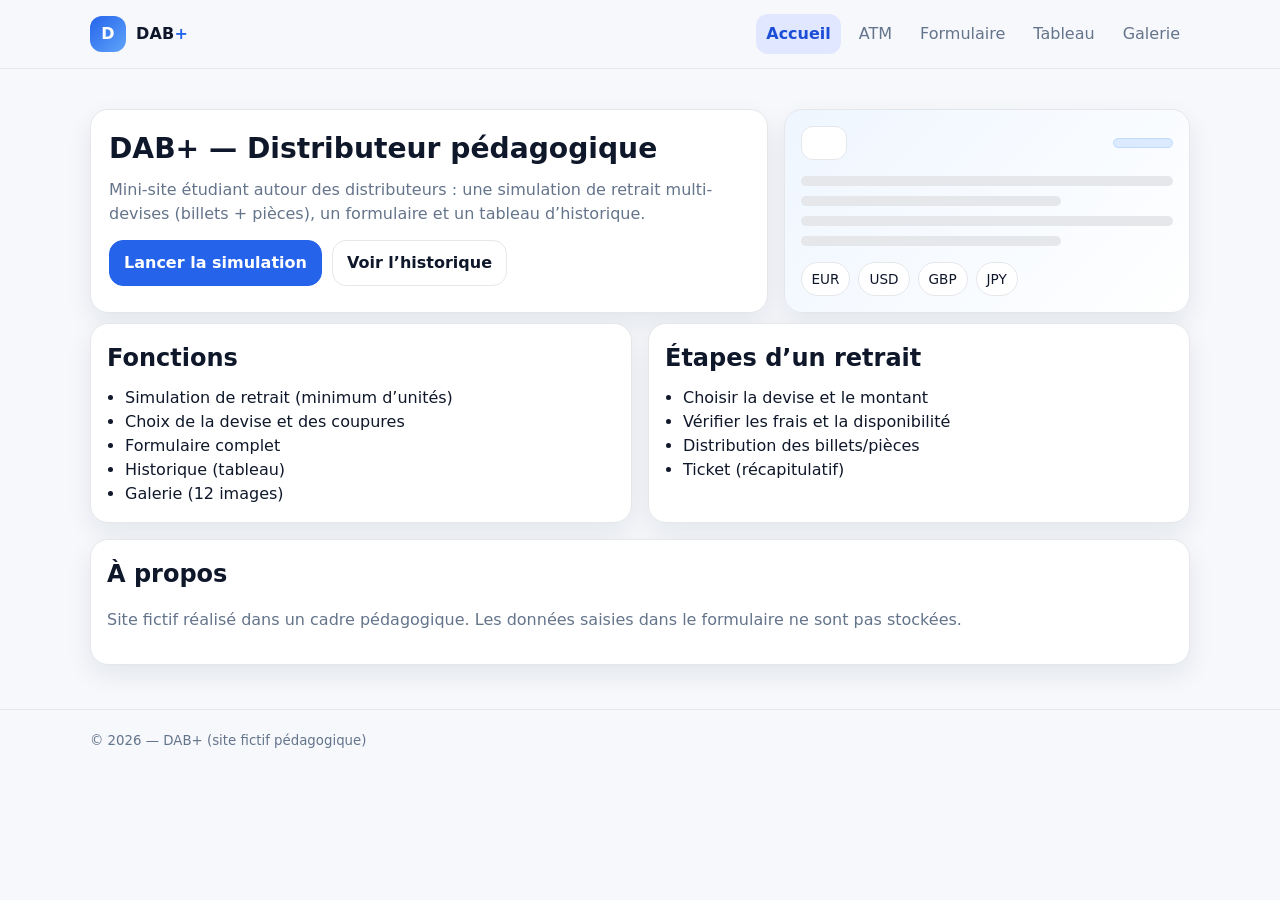
<file: index.html>
<!doctype html>
<html lang="fr">
<head>
  <meta charset="utf-8" />
  <meta name="viewport" content="width=device-width, initial-scale=1" />
  <title>DAB+ — Accueil</title>
  <meta name="description" content="DAB+ : mini-site étudiant sur les distributeurs automatiques de billets, avec simulation de retrait multi-devises." />
  <link rel="stylesheet" href="assets/css/style.css" />
  <script defer src="assets/js/main.js"></script>
</head>

<body>
<header class="site-header">
  <div class="container">
    <nav class="nav" aria-label="Navigation principale">
      <a class="logo" href="index.html" aria-label="Retour à l'accueil">
        <span class="logo-mark">D</span>
        <span class="logo-text">DAB<span class="logo-plus">+</span></span>
      </a>

      <button class="nav-toggle" type="button" aria-expanded="false" aria-controls="navlinks">
        <span class="nav-toggle-bars" aria-hidden="true"></span>
        <span class="sr-only">Ouvrir le menu</span>
      </button>

      <div id="navlinks" class="nav-links">
        <a href="index.html" aria-current="page">Accueil</a>
        <a href="atm.html">ATM</a>
        <a href="formulaire.html">Formulaire</a>
        <a href="tableau.html">Tableau</a>
        <a href="galerie.html">Galerie</a>
      </div>
    </nav>
  </div>
</header>

<main class="container">
  <section class="hero">
    <div class="hero-content">
      <h1>DAB+ — Distributeur pédagogique</h1>
      <p>
        Mini-site étudiant autour des distributeurs : une simulation de retrait multi-devises (billets + pièces),
        un formulaire et un tableau d’historique.
      </p>
      <div class="hero-actions">
        <a class="btn primary" href="atm.html">Lancer la simulation</a>
        <a class="btn" href="tableau.html">Voir l’historique</a>
      </div>
    </div>

    <div class="hero-card" aria-hidden="true">
      <div class="hero-card-top">
        <div class="chip"></div>
        <div class="signal"></div>
      </div>
      <div class="hero-card-body">
        <div class="hero-card-line"></div>
        <div class="hero-card-line short"></div>
        <div class="hero-card-line"></div>
        <div class="hero-card-line short"></div>
      </div>
      <div class="hero-card-bottom">
        <span class="pill">EUR</span>
        <span class="pill">USD</span>
        <span class="pill">GBP</span>
        <span class="pill">JPY</span>
      </div>
    </div>
  </section>

  <section class="grid">
    <article class="card col-6">
      <h2>Fonctions</h2>
      <ul class="list">
        <li>Simulation de retrait (minimum d’unités)</li>
        <li>Choix de la devise et des coupures</li>
        <li>Formulaire complet</li>
        <li>Historique (tableau)</li>
        <li>Galerie (12 images)</li>
      </ul>
    </article>

    <article class="card col-6">
      <h2>Étapes d’un retrait</h2>
      <ul class="list">
        <li>Choisir la devise et le montant</li>
        <li>Vérifier les frais et la disponibilité</li>
        <li>Distribution des billets/pièces</li>
        <li>Ticket (récapitulatif)</li>
      </ul>
    </article>

    <article class="card col-12">
      <h2>À propos</h2>
      <p class="muted">
        Site fictif réalisé dans un cadre pédagogique. Les données saisies dans le formulaire ne sont pas stockées.
      </p>
    </article>
  </section>
</main>

<footer class="site-footer">
  <div class="container">
    <small>© 2026 — DAB+ (site fictif pédagogique)</small>
  </div>
</footer>
</body>
</html>
</file>
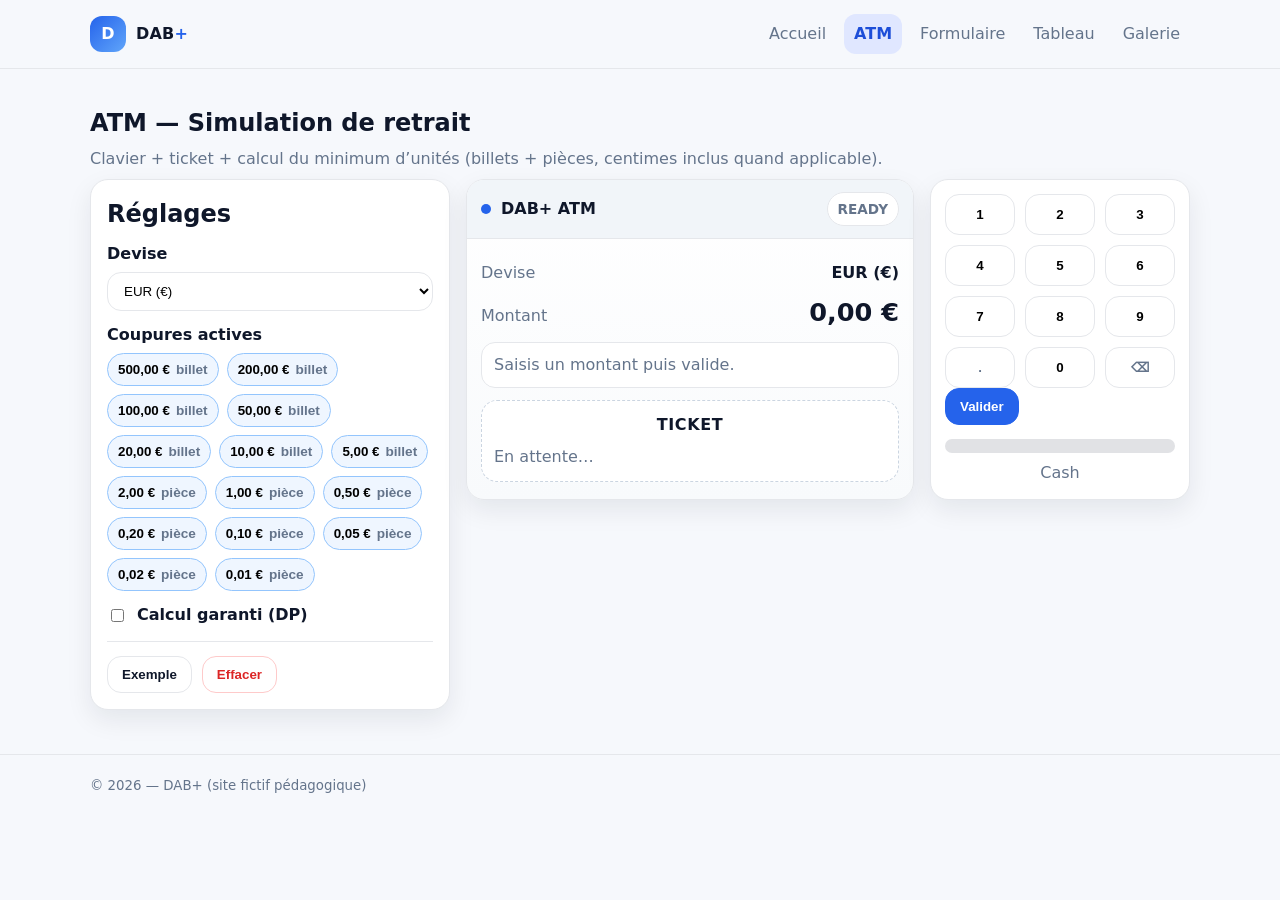
<file: atm.html>
<!doctype html>
<html lang="fr">
<head>
  <meta charset="utf-8" />
  <meta name="viewport" content="width=device-width, initial-scale=1" />
  <title>DAB+ — ATM</title>
  <meta name="description" content="Simulation ATM : calcul du minimum de billets/pièces selon la devise et les coupures." />
  <link rel="stylesheet" href="assets/css/style.css" />
  <script defer src="assets/js/main.js"></script>
</head>

<body>
<header class="site-header">
  <div class="container">
    <nav class="nav" aria-label="Navigation principale">
      <a class="logo" href="index.html" aria-label="Retour à l'accueil">
        <span class="logo-mark">D</span>
        <span class="logo-text">DAB<span class="logo-plus">+</span></span>
      </a>

      <button class="nav-toggle" type="button" aria-expanded="false" aria-controls="navlinks">
        <span class="nav-toggle-bars" aria-hidden="true"></span>
        <span class="sr-only">Ouvrir le menu</span>
      </button>

      <div id="navlinks" class="nav-links">
        <a href="index.html">Accueil</a>
        <a href="atm.html" aria-current="page">ATM</a>
        <a href="formulaire.html">Formulaire</a>
        <a href="tableau.html">Tableau</a>
        <a href="galerie.html">Galerie</a>
      </div>
    </nav>
  </div>
</header>

<main class="container">
  <section class="page-title">
    <h1>ATM — Simulation de retrait</h1>
    <p class="muted">Clavier + ticket + calcul du minimum d’unités (billets + pièces, centimes inclus quand applicable).</p>
  </section>

  <section class="atm-layout" aria-label="Simulation ATM">
    <aside class="card">
      <h2>Réglages</h2>

      <div class="field">
        <label for="atmCurrency">Devise</label>
        <select id="atmCurrency" name="atmCurrency">
          <option value="EUR" selected>EUR (€)</option>
          <option value="USD">USD ($)</option>
          <option value="GBP">GBP (£)</option>
          <option value="JPY">JPY (¥)</option>
        </select>
      </div>

      <div class="field">
        <label>Coupures actives</label>
        <div id="denomsChips" class="chips" aria-label="Coupures actives"></div>
      </div>

      <div class="checkline">
        <input id="atmForceDP" type="checkbox" />
        <label for="atmForceDP">Calcul garanti (DP)</label>
      </div>

      <div class="divider"></div>

      <div class="row">
        <button class="btn" type="button" id="btnExample">Exemple</button>
        <button class="btn danger" type="button" id="btnClear">Effacer</button>
      </div>
    </aside>

    <section class="atm-device" aria-label="ATM">
      <div class="atm-screen" role="region" aria-label="Écran">
        <div class="atm-top">
          <div class="atm-brand">
            <span class="dot" aria-hidden="true"></span>
            <span>DAB+ ATM</span>
          </div>
          <span id="atmStatus" class="status">READY</span>
        </div>

        <div class="atm-body">
          <div class="atm-row">
            <span class="muted">Devise</span>
            <strong id="screenCurrency">EUR (€)</strong>
          </div>

          <div class="atm-row">
            <span class="muted">Montant</span>
            <strong id="screenAmount" class="amount">0,00</strong>
          </div>

          <div id="screenHint" class="hint">
            Saisis un montant puis valide.
          </div>

          <div id="atmReceipt" class="receipt" aria-live="polite">
            <div class="receipt-title">TICKET</div>
            <div class="receipt-text muted">En attente…</div>
          </div>
        </div>
      </div>

      <div class="atm-controls">
        <div class="keypad" aria-label="Clavier">
          <button class="key" data-key="1" type="button">1</button>
          <button class="key" data-key="2" type="button">2</button>
          <button class="key" data-key="3" type="button">3</button>
          <button class="key" data-key="4" type="button">4</button>
          <button class="key" data-key="5" type="button">5</button>
          <button class="key" data-key="6" type="button">6</button>
          <button class="key" data-key="7" type="button">7</button>
          <button class="key" data-key="8" type="button">8</button>
          <button class="key" data-key="9" type="button">9</button>
          <button class="key fn" data-key="dot" type="button">.</button>
          <button class="key" data-key="0" type="button">0</button>
          <button class="key fn" data-key="back" type="button">⌫</button>
        </div>

        <div class="row">
          <button class="btn primary" id="btnEnter" type="button">Valider</button>
        </div>

        <div class="slot" aria-label="Fente de distribution">
          <div class="slot-bar"></div>
          <span class="muted">Cash</span>
        </div>
      </div>
    </section>
  </section>
</main>

<footer class="site-footer">
  <div class="container">
    <small>© 2026 — DAB+ (site fictif pédagogique)</small>
  </div>
</footer>
</body>
</html>
</file>
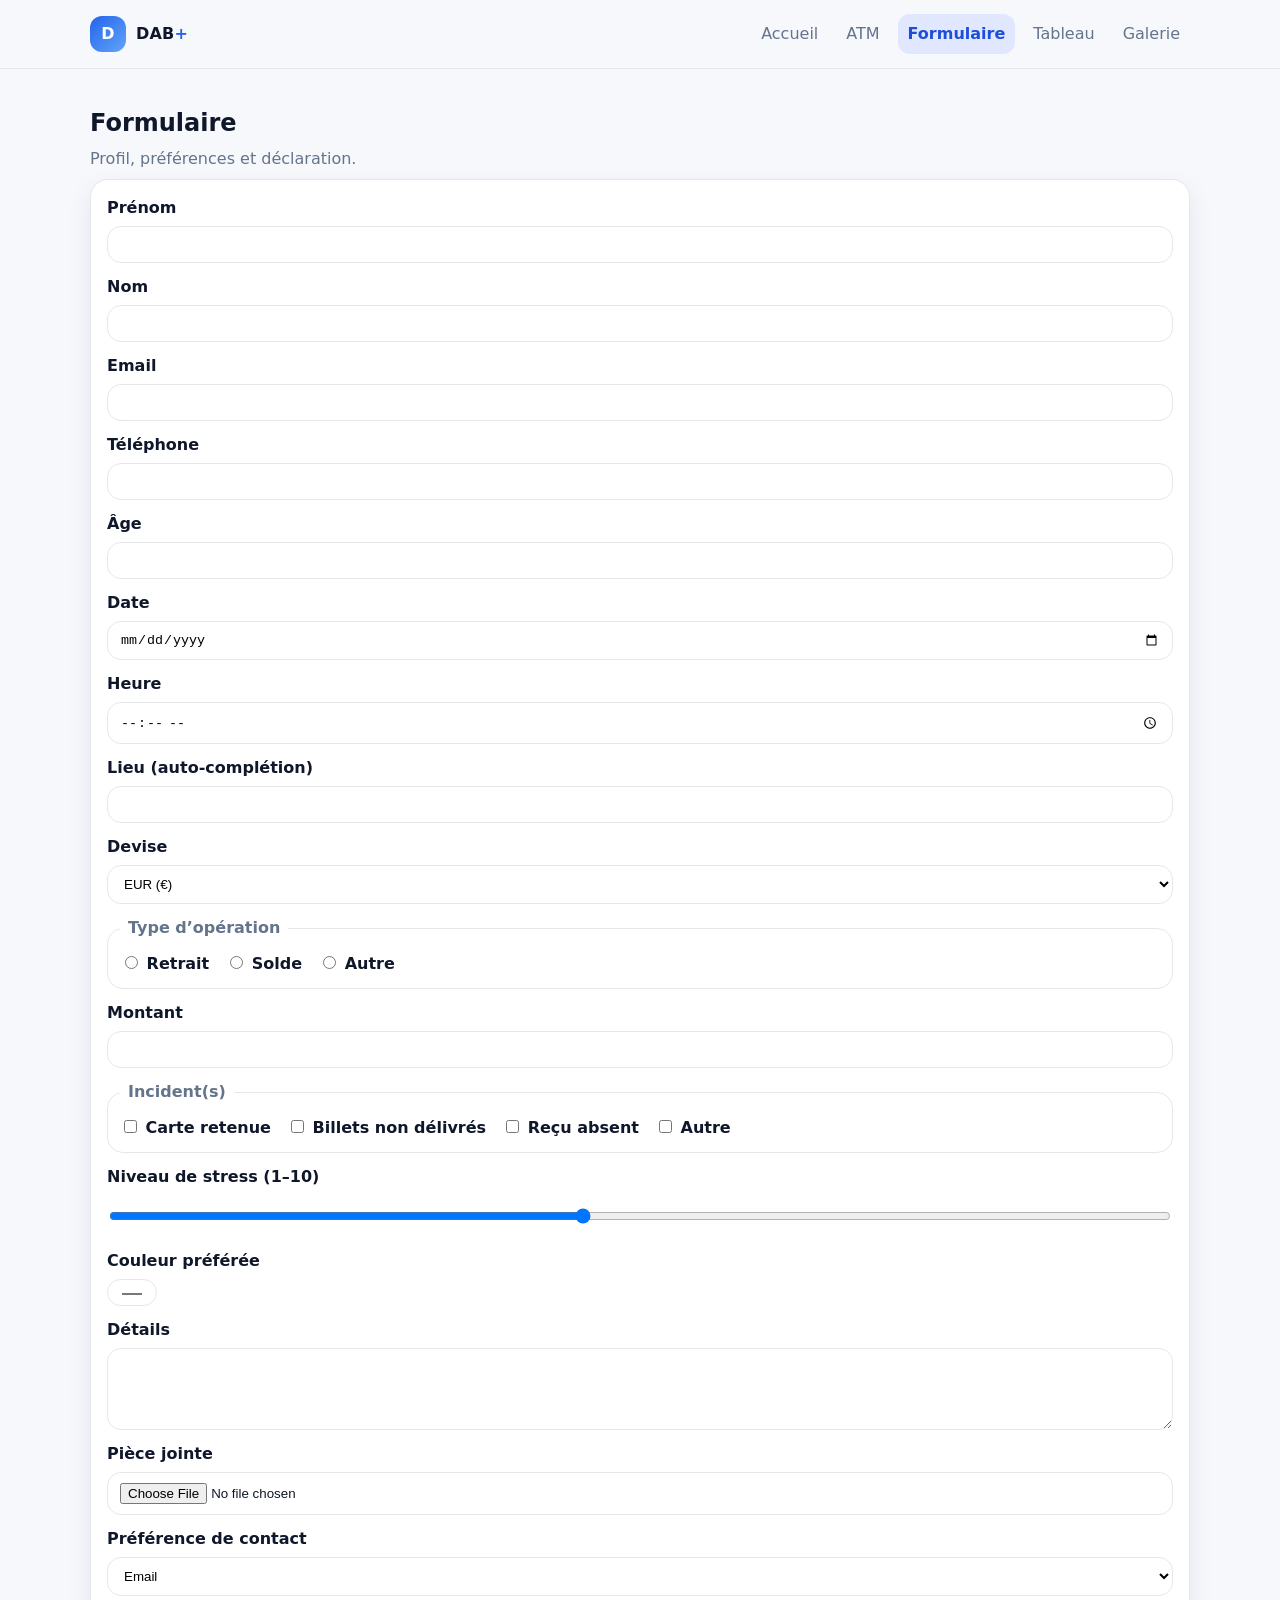
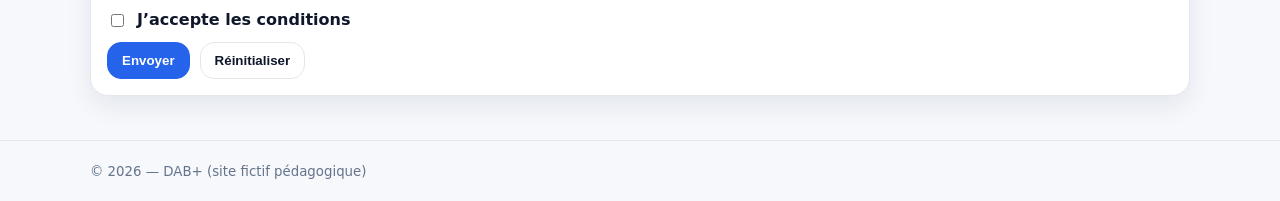
<file: formulaire.html>
<!doctype html>
<html lang="fr">
<head>
  <meta charset="utf-8" />
  <meta name="viewport" content="width=device-width, initial-scale=1" />
  <title>DAB+ — Formulaire</title>
  <meta name="description" content="Formulaire DAB : préférences et déclaration d’incident." />
  <link rel="stylesheet" href="assets/css/style.css" />
  <script defer src="assets/js/main.js"></script>
</head>

<body>
<header class="site-header">
  <div class="container">
    <nav class="nav" aria-label="Navigation principale">
      <a class="logo" href="index.html" aria-label="Retour à l'accueil">
        <span class="logo-mark">D</span>
        <span class="logo-text">DAB<span class="logo-plus">+</span></span>
      </a>

      <button class="nav-toggle" type="button" aria-expanded="false" aria-controls="navlinks">
        <span class="nav-toggle-bars" aria-hidden="true"></span>
        <span class="sr-only">Ouvrir le menu</span>
      </button>

      <div id="navlinks" class="nav-links">
        <a href="index.html">Accueil</a>
        <a href="atm.html">ATM</a>
        <a href="formulaire.html" aria-current="page">Formulaire</a>
        <a href="tableau.html">Tableau</a>
        <a href="galerie.html">Galerie</a>
      </div>
    </nav>
  </div>
</header>

<main class="container">
  <section class="page-title">
    <h1>Formulaire</h1>
    <p class="muted">Profil, préférences et déclaration.</p>
  </section>

  <section class="card">
    <form id="dabForm" action="#" method="post">
      <div class="field">
        <label for="prenom">Prénom</label>
        <input id="prenom" name="prenom" type="text" required />
      </div>

      <div class="field">
        <label for="nom">Nom</label>
        <input id="nom" name="nom" type="text" required />
      </div>

      <div class="field">
        <label for="email">Email</label>
        <input id="email" name="email" type="email" required />
      </div>

      <div class="field">
        <label for="tel">Téléphone</label>
        <input id="tel" name="tel" type="tel" />
      </div>

      <div class="field">
        <label for="age">Âge</label>
        <input id="age" name="age" type="number" min="10" max="99" />
      </div>

      <div class="field">
        <label for="date">Date</label>
        <input id="date" name="date_operation" type="date" />
      </div>

      <div class="field">
        <label for="heure">Heure</label>
        <input id="heure" name="heure_operation" type="time" />
      </div>

      <div class="field">
        <label for="lieu">Lieu (auto-complétion)</label>
        <input id="lieu" name="lieu" list="lieux" />
        <datalist id="lieux">
          <option value="Centre-ville"></option>
          <option value="Gare"></option>
          <option value="Campus"></option>
          <option value="Centre commercial"></option>
          <option value="Aéroport"></option>
        </datalist>
      </div>

      <div class="field">
        <label for="devise">Devise</label>
        <select id="devise" name="devise">
          <option value="EUR">EUR (€)</option>
          <option value="USD">USD ($)</option>
          <option value="GBP">GBP (£)</option>
          <option value="JPY">JPY (¥)</option>
        </select>
      </div>

      <fieldset class="fieldset">
        <legend>Type d’opération</legend>
        <div class="radios">
          <label><input type="radio" name="type_operation" value="retrait" required /> Retrait</label>
          <label><input type="radio" name="type_operation" value="solde" /> Solde</label>
          <label><input type="radio" name="type_operation" value="autre" id="opAutre" /> Autre</label>
        </div>

        <div id="opAutreBox" class="field hidden" style="margin-top:10px;">
          <label for="opAutreTxt">Précise l’opération</label>
          <input id="opAutreTxt" name="operation_autre" type="text" placeholder="Ex : dépôt / changement / ...">
        </div>
      </fieldset>

      <div class="field">
        <label for="montant">Montant</label>
        <input id="montant" name="montant" type="number" step="0.01" min="0" />
      </div>

      <fieldset class="fieldset">
        <legend>Incident(s)</legend>
        <div class="checks">
          <label><input type="checkbox" name="incident[]" value="carte" /> Carte retenue</label>
          <label><input type="checkbox" name="incident[]" value="billets" /> Billets non délivrés</label>
          <label><input type="checkbox" name="incident[]" value="recu" /> Reçu absent</label>
          <label><input type="checkbox" name="incident[]" value="autre" id="incAutre" /> Autre</label>
        </div>

        <div id="incAutreBox" class="field hidden" style="margin-top:10px;">
          <label for="incAutreTxt">Précise l’incident</label>
          <input id="incAutreTxt" name="incident_autre" type="text" placeholder="Ex : écran bloqué / montant incorrect / ...">
        </div>
      </fieldset>

      <div class="field">
        <label for="stress">Niveau de stress (1–10)</label>
        <input id="stress" name="stress" type="range" min="1" max="10" value="5" />
      </div>

      <div class="field">
        <label for="theme">Couleur préférée</label>
        <input id="theme" name="theme" type="color" value="#2563eb" />
      </div>

      <div class="field">
        <label for="message">Détails</label>
        <textarea id="message" name="message" rows="4"></textarea>
      </div>

      <div class="field">
        <label for="piece">Pièce jointe</label>
        <input id="piece" name="piece" type="file" accept="image/*,.pdf" />
      </div>

      <div class="field">
        <label for="contact">Préférence de contact</label>
        <select id="contact" name="contact">
          <option value="email">Email</option>
          <option value="tel">Téléphone</option>
          <option value="aucun">Aucune</option>
        </select>
      </div>

      <div class="checkline">
        <input id="rgpd" name="rgpd" type="checkbox" required />
        <label for="rgpd">J’accepte les conditions</label>
      </div>

      <div class="row">
        <button class="btn primary" type="submit">Envoyer</button>
        <button class="btn" type="reset">Réinitialiser</button>
      </div>
    </form>
  </section>

  <!-- Toast (créé/affiché en JS) -->
  <div id="formToast" class="toast hidden" role="status" aria-live="polite">
    <p class="toast-title">Envoi simulé ✅</p>
    <p class="toast-text">Les données ne sont pas stockées. C’est un projet pédagogique.</p>
    <div class="toast-actions">
      <button id="toastClose" class="btn" type="button">OK</button>
    </div>
  </div>
</main>

<footer class="site-footer">
  <div class="container">
    <small>© 2026 — DAB+ (site fictif pédagogique)</small>
  </div>
</footer>
</body>
</html>
</file>
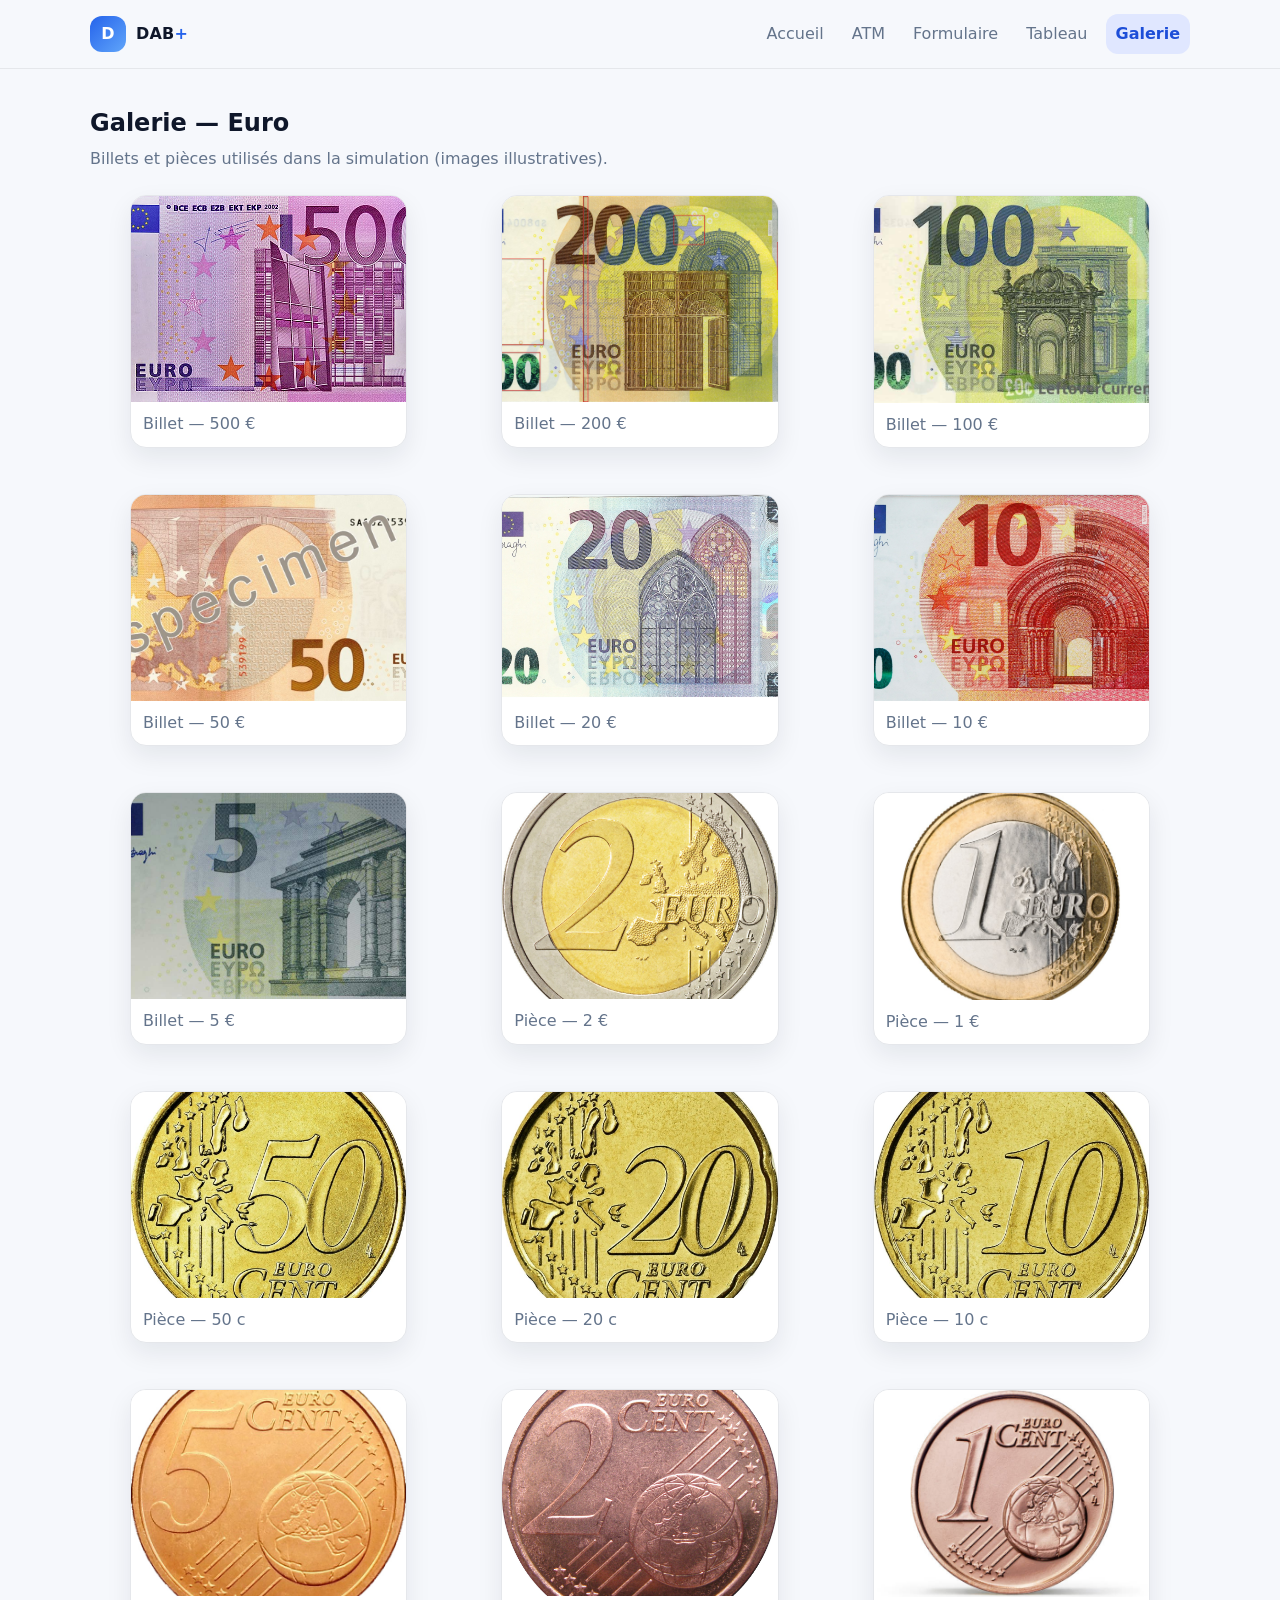
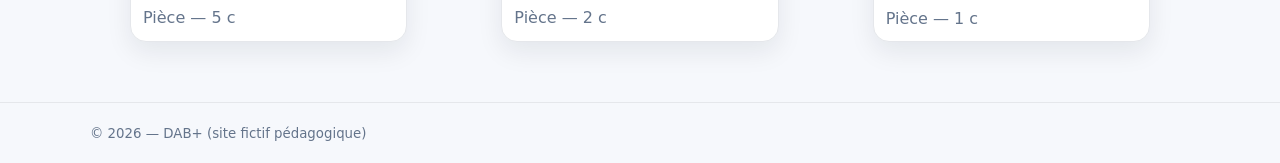
<file: galerie.html>
<!doctype html>
<html lang="fr">
<head>
  <meta charset="utf-8" />
  <meta name="viewport" content="width=device-width, initial-scale=1" />
  <title>DAB+ — Galerie</title>
  <meta name="description" content="Galerie DAB : billets et pièces en euro." />
  <link rel="stylesheet" href="assets/css/style.css" />
  <script defer src="assets/js/main.js"></script>
</head>

<body>
<header class="site-header">
  <div class="container">
    <nav class="nav" aria-label="Navigation principale">
      <a class="logo" href="index.html" aria-label="Retour à l'accueil">
        <span class="logo-mark">D</span>
        <span class="logo-text">DAB<span class="logo-plus">+</span></span>
      </a>

      <button class="nav-toggle" type="button" aria-expanded="false" aria-controls="navlinks">
        <span class="nav-toggle-bars" aria-hidden="true"></span>
        <span class="sr-only">Ouvrir le menu</span>
      </button>

      <div id="navlinks" class="nav-links">
        <a href="index.html">Accueil</a>
        <a href="atm.html">ATM</a>
        <a href="formulaire.html">Formulaire</a>
        <a href="tableau.html">Tableau</a>
        <a href="galerie.html" aria-current="page">Galerie</a>
      </div>
    </nav>
  </div>
</header>

<main class="container">
  <section class="page-title">
    <h1>Galerie — Euro</h1>
    <p class="muted">Billets et pièces utilisés dans la simulation (images illustratives).</p>
  </section>

  <section class="gallery" aria-label="Galerie d’images euro">
    <!-- Billets -->
    <figure class="figure"><img src="assets/img/img1.jpg" alt="Billet de 500 euros" /><figcaption>Billet — 500 €</figcaption></figure>
    <figure class="figure"><img src="assets/img/img2.jpg" alt="Billet de 200 euros" /><figcaption>Billet — 200 €</figcaption></figure>
    <figure class="figure"><img src="assets/img/img3.jpg" alt="Billet de 100 euros" /><figcaption>Billet — 100 €</figcaption></figure>
    <figure class="figure"><img src="assets/img/img4.jpg" alt="Billet de 50 euros" /><figcaption>Billet — 50 €</figcaption></figure>
    <figure class="figure"><img src="assets/img/img5.jpg" alt="Billet de 20 euros" /><figcaption>Billet — 20 €</figcaption></figure>
    <figure class="figure"><img src="assets/img/img6.jpg" alt="Billet de 10 euros" /><figcaption>Billet — 10 €</figcaption></figure>
    <figure class="figure"><img src="assets/img/img7.jpg" alt="Billet de 5 euros" /><figcaption>Billet — 5 €</figcaption></figure>

    <!-- Pièces -->
    <figure class="figure"><img src="assets/img/img8.jpg" alt="Pièce de 2 euros" /><figcaption>Pièce — 2 €</figcaption></figure>
    <figure class="figure"><img src="assets/img/img9.jpg" alt="Pièce de 1 euro" /><figcaption>Pièce — 1 €</figcaption></figure>
    <figure class="figure"><img src="assets/img/img10.jpg" alt="Pièce de 50 centimes" /><figcaption>Pièce — 50 c</figcaption></figure>
    <figure class="figure"><img src="assets/img/img11.jpg" alt="Pièce de 20 centimes" /><figcaption>Pièce — 20 c</figcaption></figure>
    <figure class="figure"><img src="assets/img/img12.jpg" alt="Pièce de 10 centimes" /><figcaption>Pièce — 10 c</figcaption></figure>
    <figure class="figure"><img src="assets/img/img13.jpg" alt="Pièce de 5 centimes" /><figcaption>Pièce — 5 c</figcaption></figure>
    <figure class="figure"><img src="assets/img/img14.jpg" alt="Pièce de 2 centimes" /><figcaption>Pièce — 2 c</figcaption></figure>
    <figure class="figure"><img src="assets/img/img15.jpg" alt="Pièce de 1 centime" /><figcaption>Pièce — 1 c</figcaption></figure>
  </section>
</main>

<footer class="site-footer">
  <div class="container">
    <small>© 2026 — DAB+ (site fictif pédagogique)</small>
  </div>
</footer>
</body>
</html>
</file>
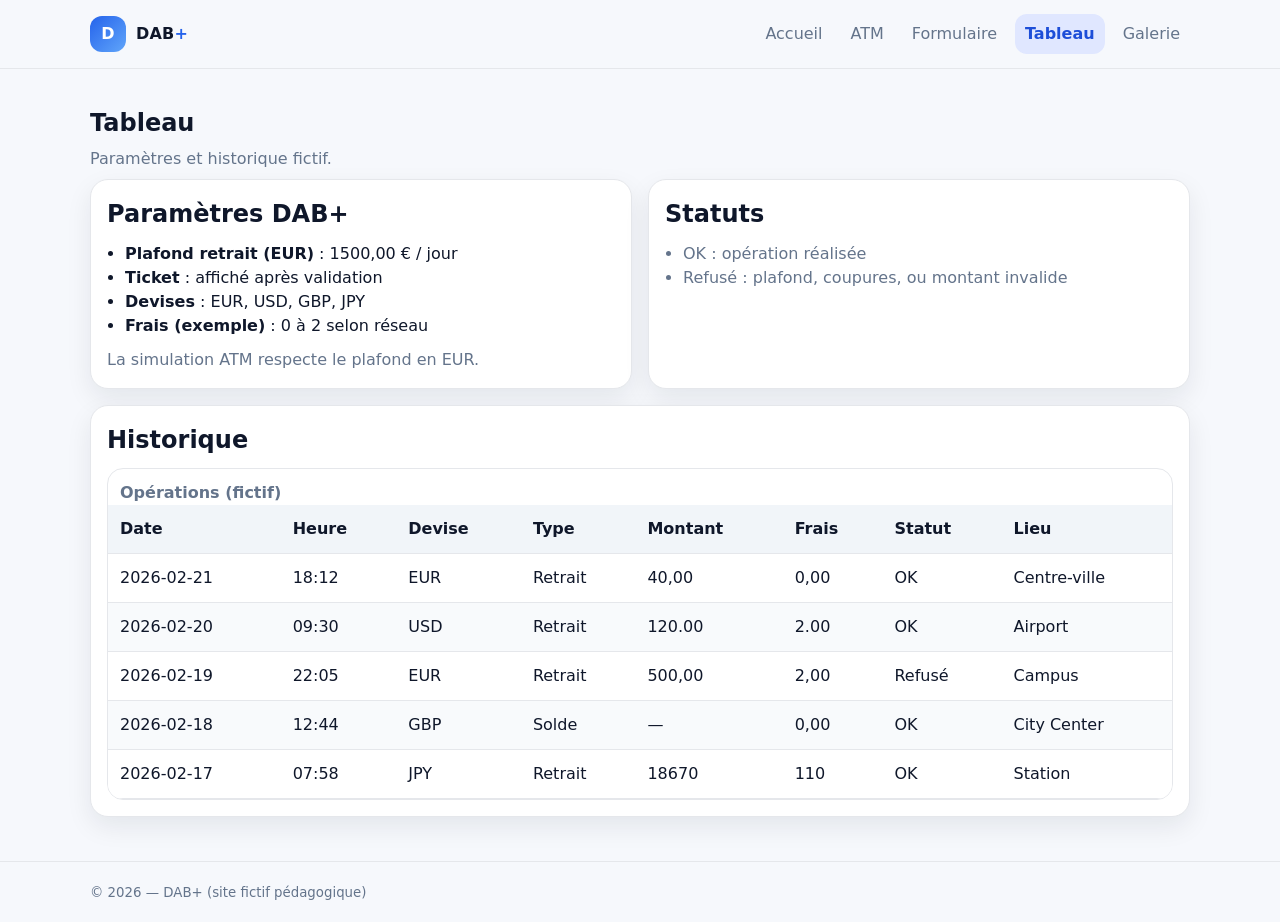
<file: tableau.html>
<!doctype html>
<html lang="fr">
<head>
  <meta charset="utf-8" />
  <meta name="viewport" content="width=device-width, initial-scale=1" />
  <title>DAB+ — Tableau</title>
  <meta name="description" content="Historique fictif des opérations et paramètres DAB." />
  <link rel="stylesheet" href="assets/css/style.css" />
  <script defer src="assets/js/main.js"></script>
</head>

<body>
<header class="site-header">
  <div class="container">
    <nav class="nav" aria-label="Navigation principale">
      <a class="logo" href="index.html" aria-label="Retour à l'accueil">
        <span class="logo-mark">D</span>
        <span class="logo-text">DAB<span class="logo-plus">+</span></span>
      </a>

      <button class="nav-toggle" type="button" aria-expanded="false" aria-controls="navlinks">
        <span class="nav-toggle-bars" aria-hidden="true"></span>
        <span class="sr-only">Ouvrir le menu</span>
      </button>

      <div id="navlinks" class="nav-links">
        <a href="index.html">Accueil</a>
        <a href="atm.html">ATM</a>
        <a href="formulaire.html">Formulaire</a>
        <a href="tableau.html" aria-current="page">Tableau</a>
        <a href="galerie.html">Galerie</a>
      </div>
    </nav>
  </div>
</header>

<main class="container">
  <section class="page-title">
    <h1>Tableau</h1>
    <p class="muted">Paramètres et historique fictif.</p>
  </section>

  <section class="grid">
    <article class="card col-6">
      <h2>Paramètres DAB+</h2>
      <ul class="list">
        <li><strong>Plafond retrait (EUR)</strong> : 1500,00 € / jour</li>
        <li><strong>Ticket</strong> : affiché après validation</li>
        <li><strong>Devises</strong> : EUR, USD, GBP, JPY</li>
        <li><strong>Frais (exemple)</strong> : 0 à 2 selon réseau</li>
      </ul>
      <p class="muted" style="margin:10px 0 0;">
        La simulation ATM respecte le plafond en EUR.
      </p>
    </article>

    <article class="card col-6">
      <h2>Statuts</h2>
      <ul class="list muted">
        <li>OK : opération réalisée</li>
        <li>Refusé : plafond, coupures, ou montant invalide</li>
      </ul>
    </article>

    <article class="card col-12">
      <h2>Historique</h2>
      <div class="table-wrap" role="region" aria-label="Historique des opérations" tabindex="0">
        <table>
          <caption>Opérations (fictif)</caption>
          <thead>
            <tr>
              <th>Date</th>
              <th>Heure</th>
              <th>Devise</th>
              <th>Type</th>
              <th>Montant</th>
              <th>Frais</th>
              <th>Statut</th>
              <th>Lieu</th>
            </tr>
          </thead>
          <tbody>
            <tr><td>2026-02-21</td><td>18:12</td><td>EUR</td><td>Retrait</td><td>40,00</td><td>0,00</td><td>OK</td><td>Centre-ville</td></tr>
            <tr><td>2026-02-20</td><td>09:30</td><td>USD</td><td>Retrait</td><td>120.00</td><td>2.00</td><td>OK</td><td>Airport</td></tr>
            <tr><td>2026-02-19</td><td>22:05</td><td>EUR</td><td>Retrait</td><td>500,00</td><td>2,00</td><td>Refusé</td><td>Campus</td></tr>
            <tr><td>2026-02-18</td><td>12:44</td><td>GBP</td><td>Solde</td><td>—</td><td>0,00</td><td>OK</td><td>City Center</td></tr>
            <tr><td>2026-02-17</td><td>07:58</td><td>JPY</td><td>Retrait</td><td>18670</td><td>110</td><td>OK</td><td>Station</td></tr>
          </tbody>
        </table>
      </div>
    </article>
  </section>
</main>

<footer class="site-footer">
  <div class="container">
    <small>© 2026 — DAB+ (site fictif pédagogique)</small>
  </div>
</footer>
</body>
</html>
</file>
<file: assets/css/style.css>
/* Base */
* { box-sizing: border-box; }
html, body { margin: 0; padding: 0; font-family: system-ui, -apple-system, Segoe UI, Roboto, Arial, sans-serif; line-height: 1.5; }
img { max-width: 100%; display: block; }

:root{
  --bg: #f6f8fc;
  --card: #ffffff;
  --text: #0f172a;
  --muted: #64748b;
  --border: #e5e7eb;
  --primary: #2563eb;
  --primary-2: #1d4ed8;
  --danger: #dc2626;
  --shadow: 0 10px 26px rgba(15, 23, 42, .08);
}

body{ background: var(--bg); color: var(--text); }
.container{ width: min(1100px, 92%); margin: 0 auto; }
.muted{ color: var(--muted); }
.sr-only{
  position:absolute; width:1px; height:1px; padding:0; margin:-1px;
  overflow:hidden; clip:rect(0,0,0,0); white-space:nowrap; border:0;
}

/* Header / nav */
.site-header{
  position: sticky;
  top: 0;
  z-index: 50;
  background: rgba(246,248,252,.92);
  backdrop-filter: blur(10px);
  border-bottom: 1px solid var(--border);
}
.nav{
  display:flex;
  align-items:center;
  justify-content:space-between;
  gap: 14px;
  padding: 14px 0;
}
.logo{
  display:flex;
  align-items:center;
  gap: 10px;
  text-decoration:none;
  color: var(--text);
  font-weight: 900;
  flex: 0 0 auto;
}
.logo-mark{
  width: 36px; height: 36px;
  display:grid; place-items:center;
  border-radius: 12px;
  background: linear-gradient(135deg, var(--primary), #60a5fa);
  color: #fff;
  font-weight: 900;
}
.logo-text{ letter-spacing: .2px; }
.logo-plus{ color: var(--primary); }

/* ✅ Fix "top right weird": nav-links are right-aligned and stable */
.nav-links{
  display:flex;
  gap: 8px;
  align-items:center;
  justify-content: flex-end;
  flex: 1 1 auto;
  min-width: 0;
}
.nav-links a{
  text-decoration:none;
  color: var(--muted);
  padding: 8px 10px;
  border-radius: 12px;
  white-space: nowrap;
}
.nav-links a:hover{
  background: #eef2ff;
  color: var(--text);
}
.nav-links a[aria-current="page"]{
  background: #e0e7ff;
  color: var(--primary-2);
  font-weight: 700;
}

.nav-toggle{
  display:none;
  border: 1px solid var(--border);
  background: var(--card);
  border-radius: 12px;
  padding: 10px 12px;
  cursor: pointer;
  box-shadow: 0 6px 14px rgba(15,23,42,.06);
  flex: 0 0 auto;
}
.nav-toggle-bars{
  display:block;
  width: 18px;
  height: 2px;
  background: var(--text);
  position: relative;
}
.nav-toggle-bars::before,
.nav-toggle-bars::after{
  content:"";
  position:absolute;
  left:0;
  width: 18px;
  height: 2px;
  background: var(--text);
}
.nav-toggle-bars::before{ top: -6px; }
.nav-toggle-bars::after{ top: 6px; }

/* Layout */
main{ padding: 18px 0 44px; }
.page-title{ padding: 18px 0 8px; }
.page-title h1{ margin: 0 0 6px; }
.page-title p{ margin: 0; }

.grid{
  display:grid;
  grid-template-columns: repeat(12, 1fr);
  gap: 16px;
}
.col-6{ grid-column: span 6; }
.col-12{ grid-column: span 12; }

.card{
  background: var(--card);
  border: 1px solid var(--border);
  border-radius: 18px;
  padding: 16px;
  box-shadow: var(--shadow);
}
.card h2{ margin: 0 0 10px; }
.list{ margin: 0; padding-left: 18px; }

/* Hero */
.hero{
  display:grid;
  grid-template-columns: 1.25fr .75fr;
  gap: 16px;
  align-items: stretch;
  padding: 22px 0 10px;
}
.hero-content{
  background: var(--card);
  border: 1px solid var(--border);
  border-radius: 18px;
  padding: 18px;
  box-shadow: var(--shadow);
}
.hero-content h1{ margin: 0 0 8px; font-size: clamp(1.5rem, 2.2vw, 2.1rem); }
.hero-content p{ margin: 0; color: var(--muted); }
.hero-actions{ display:flex; gap: 10px; flex-wrap: wrap; margin-top: 14px; }

.hero-card{
  background: linear-gradient(135deg, #eff6ff, #ffffff);
  border: 1px solid var(--border);
  border-radius: 18px;
  padding: 16px;
  box-shadow: var(--shadow);
  display:flex;
  flex-direction:column;
  justify-content:space-between;
}
.hero-card-top{ display:flex; justify-content:space-between; align-items:center; }
.chip{
  width: 46px; height: 34px;
  border-radius: 12px;
  border: 1px solid var(--border);
  background: #fff;
}
.signal{
  width: 60px; height: 10px;
  border-radius: 999px;
  background: #dbeafe;
  border: 1px solid #bfdbfe;
}
.hero-card-body{ padding: 16px 0; display:grid; gap: 10px; }
.hero-card-line{
  height: 10px;
  border-radius: 999px;
  background: #e5e7eb;
}
.hero-card-line.short{ width: 70%; }
.hero-card-bottom{ display:flex; gap: 8px; flex-wrap: wrap; }
.pill{
  font-size: .85rem;
  padding: 6px 10px;
  border-radius: 999px;
  border: 1px solid var(--border);
  background: #fff;
}

/* Buttons */
.btn{
  display:inline-flex;
  align-items:center;
  justify-content:center;
  padding: 10px 14px;
  border-radius: 14px;
  border: 1px solid var(--border);
  background: #fff;
  color: var(--text);
  text-decoration:none;
  cursor: pointer;
  font-weight: 700;
}
.btn:hover{ background: #f8fafc; }
.btn.primary{
  background: var(--primary);
  border-color: var(--primary);
  color: #fff;
}
.btn.primary:hover{ background: var(--primary-2); }
.btn.danger{
  background: #fff;
  border-color: #fecaca;
  color: var(--danger);
}
.row{ display:flex; gap: 10px; flex-wrap: wrap; }
.divider{ height: 1px; background: var(--border); margin: 14px 0; }

/* Form */
.field{ display:grid; gap: 6px; margin-bottom: 12px; }
label{ font-weight: 700; }
input, select, textarea{
  padding: 10px 12px;
  border-radius: 14px;
  border: 1px solid var(--border);
  background: #fff;
  outline: none;
}
input:focus, select:focus, textarea:focus{
  border-color: #93c5fd;
  box-shadow: 0 0 0 4px rgba(59,130,246,.12);
}
.fieldset{
  border: 1px solid var(--border);
  border-radius: 16px;
  padding: 12px;
  margin: 12px 0;
}
.fieldset legend{ padding: 0 8px; color: var(--muted); font-weight: 700; }
.radios, .checks{ display:flex; flex-wrap: wrap; gap: 10px 16px; }
.checkline{ display:flex; gap: 10px; align-items:center; margin: 10px 0; }

.hidden{ display:none !important; }

/* Toast message (after form submit) */
.toast{
  position: fixed;
  right: 16px;
  bottom: 16px;
  z-index: 999;
  width: min(420px, calc(100vw - 32px));
  background: #ffffff;
  border: 1px solid var(--border);
  border-radius: 16px;
  box-shadow: var(--shadow);
  padding: 12px 14px;
}
.toast-title{ font-weight: 900; margin: 0 0 4px; }
.toast-text{ margin: 0; color: var(--muted); }
.toast-actions{ margin-top: 10px; display:flex; gap: 10px; justify-content:flex-end; }

/* Table */
.table-wrap{
  overflow-x: auto;
  border: 1px solid var(--border);
  border-radius: 16px;
}
table{
  width: 100%;
  border-collapse: collapse;
  min-width: 780px;
  background: #fff;
}
caption{
  text-align: left;
  padding: 12px 12px 0;
  color: var(--muted);
  font-weight: 700;
}
th, td{
  padding: 12px;
  border-bottom: 1px solid var(--border);
}
th{
  background: #f1f5f9;
  text-align: left;
}
tbody tr:nth-child(even){ background: #f8fafc; }

/* Gallery */
.gallery{
  display:grid;
  grid-template-columns: repeat(12, 1fr);
  gap: 14px;
}
.figure{
  grid-column: span 4;
  border-radius: 16px;
  overflow: hidden;
  border: 1px solid var(--border);
  background: #fff;
  box-shadow: var(--shadow);
}
.figure img{ aspect-ratio: 4/3; object-fit: cover; }
.figure figcaption{ padding: 10px 12px; color: var(--muted); }

/* ATM */
.atm-layout{
  display:grid;
  grid-template-columns: 360px 1fr;
  gap: 16px;
  align-items:start;
}
.chips{ display:flex; flex-wrap: wrap; gap: 8px; }
.chip-btn{
  border: 1px solid var(--border);
  background: #fff;
  border-radius: 999px;
  padding: 8px 10px;
  cursor: pointer;
  font-weight: 700;
}
.chip-btn[aria-pressed="true"]{
  border-color: #93c5fd;
  background: #eff6ff;
}
.chip-mini{ margin-left: 6px; font-weight: 600; color: var(--muted); font-size: .85rem; }

.atm-device{
  display:grid;
  grid-template-columns: 1fr 260px;
  gap: 16px;
}
.atm-screen{
  background: linear-gradient(180deg, #ffffff, #f8fafc);
  border: 1px solid var(--border);
  border-radius: 18px;
  box-shadow: var(--shadow);
  overflow: hidden;
}
.atm-top{
  display:flex;
  justify-content:space-between;
  align-items:center;
  padding: 12px 14px;
  border-bottom: 1px solid var(--border);
  background: #f1f5f9;
}
.atm-brand{ display:flex; gap: 10px; align-items:center; font-weight: 900; }
.dot{
  width: 10px; height: 10px;
  border-radius: 999px;
  background: var(--primary);
}
.status{
  font-weight: 800;
  font-size: .85rem;
  padding: 6px 10px;
  border-radius: 999px;
  border: 1px solid var(--border);
  background: #fff;
  color: var(--muted);
}
.atm-body{ padding: 14px; }
.atm-row{ display:flex; justify-content:space-between; align-items:baseline; margin: 8px 0; }
.amount{ font-size: 1.6rem; }
.hint{
  margin-top: 10px;
  padding: 10px 12px;
  border-radius: 14px;
  border: 1px solid var(--border);
  background: #fff;
  color: var(--muted);
}
.receipt{
  margin-top: 12px;
  border-radius: 16px;
  border: 1px dashed #cbd5e1;
  background: #ffffff;
  padding: 12px;
}
.receipt-title{
  text-align:center;
  font-weight: 900;
  letter-spacing: .6px;
  margin-bottom: 8px;
}
.receipt-line{ margin: 4px 0; }
.receipt-grid{
  display:flex;
  justify-content:space-between;
  gap: 10px;
  font-family: ui-monospace, SFMono-Regular, Menlo, Monaco, Consolas, monospace;
  font-size: .95rem;
}
.receipt-sep{
  border-top: 1px dashed #cbd5e1;
  margin: 10px 0;
}

.atm-controls{
  background: #fff;
  border: 1px solid var(--border);
  border-radius: 18px;
  box-shadow: var(--shadow);
  padding: 14px;
}
.keypad{
  display:grid;
  grid-template-columns: repeat(3, 1fr);
  gap: 10px;
}
.key{
  padding: 12px 10px;
  border-radius: 14px;
  border: 1px solid var(--border);
  background: #fff;
  font-weight: 900;
  cursor: pointer;
}
.key:hover{ background: #f8fafc; }
.key.fn{ color: var(--muted); }
.slot{
  margin-top: 14px;
  display:flex;
  flex-direction:column;
  align-items:center;
  gap: 8px;
}
.slot-bar{
  width: 100%;
  height: 14px;
  border-radius: 999px;
  background: #0f172a;
  opacity: .12;
}

/* Footer */
.site-footer{
  border-top: 1px solid var(--border);
  padding: 18px 0;
  color: var(--muted);
}

/* Responsive */
@media (max-width: 980px){
  .atm-layout{ grid-template-columns: 1fr; }
  .atm-device{ grid-template-columns: 1fr; }
  .hero{ grid-template-columns: 1fr; }
}
@media (max-width: 860px){
  .col-6{ grid-column: span 12; }
  .figure{ grid-column: span 6; }
}
@media (max-width: 640px){
  .nav-toggle{ display:inline-flex; }
  .nav{
    flex-wrap: wrap;
    align-items: center;
  }
  .nav-links{
    display:none;
    width:100%;
    flex-direction:column;
    align-items: stretch;
    gap: 6px;
    padding: 10px 0 4px;
  }
  .nav-links.open{ display:flex; }
  .figure{ grid-column: span 12; }
}
</file>
